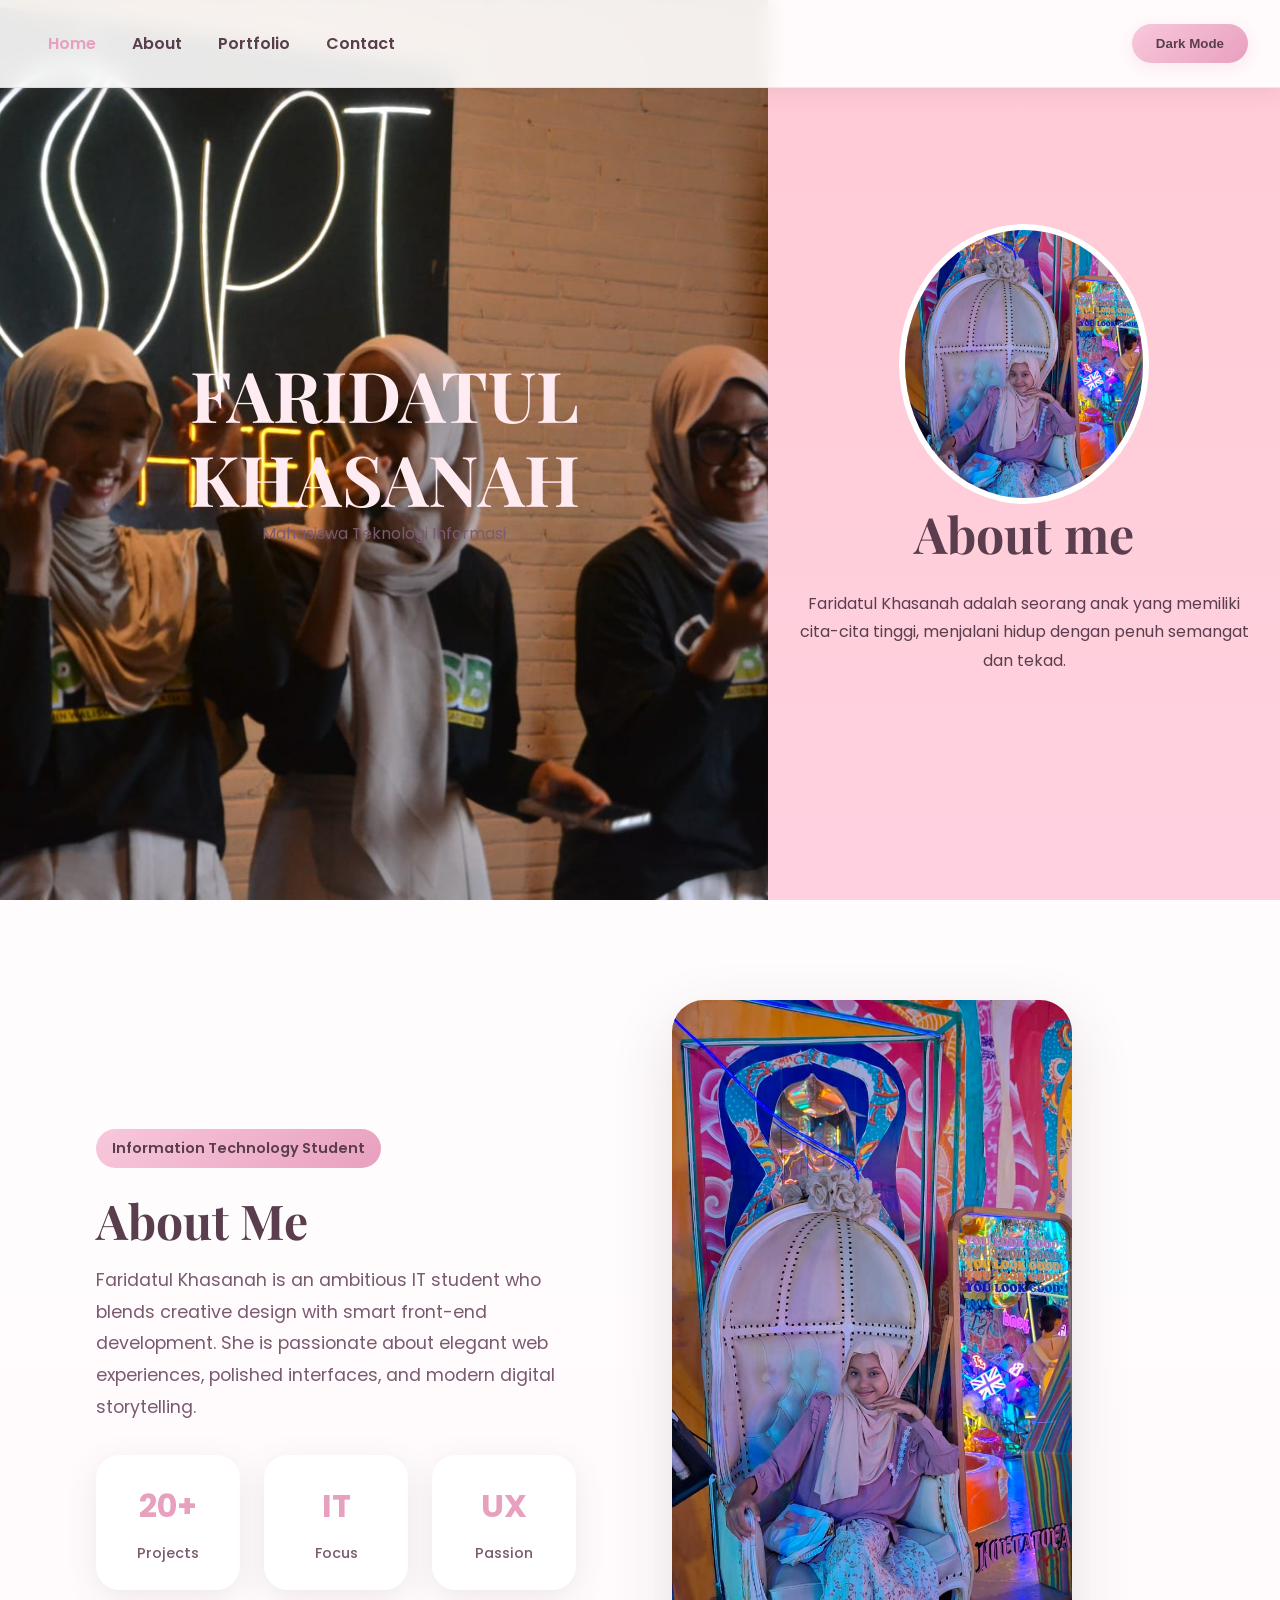
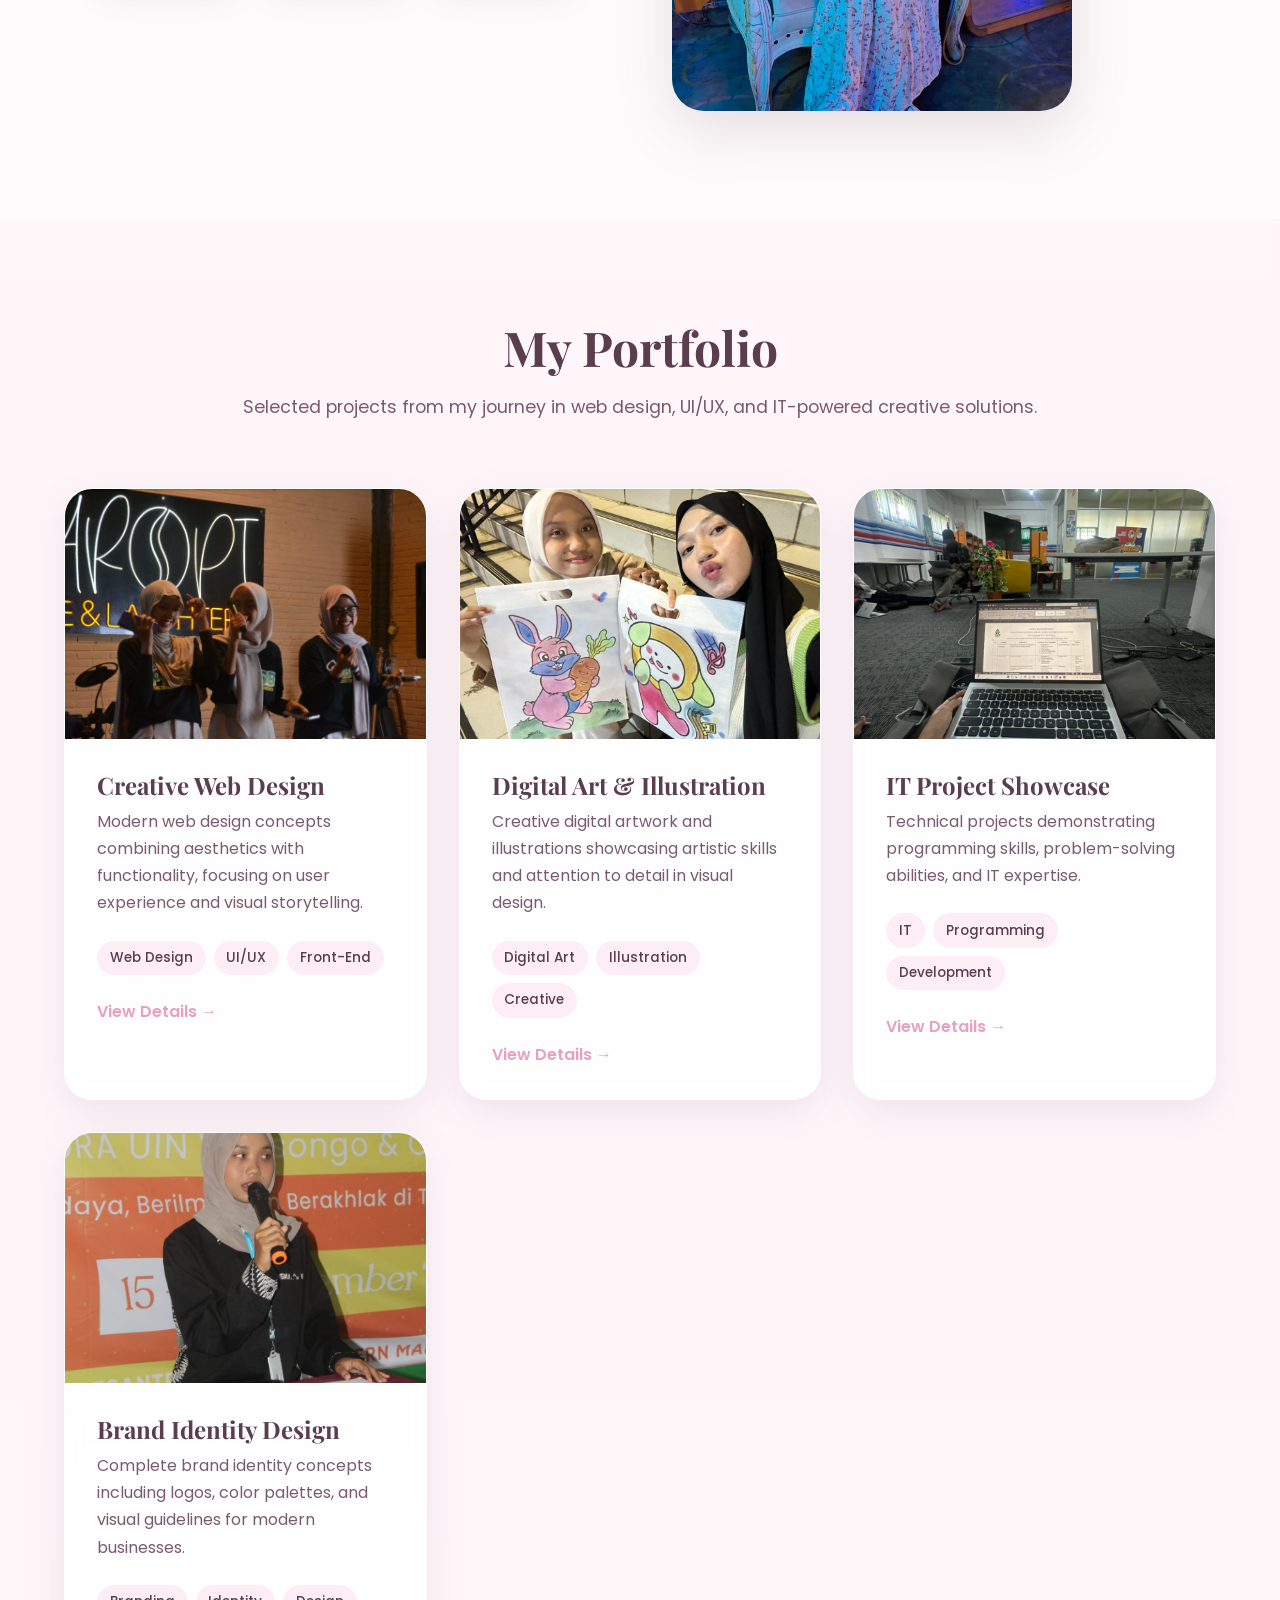
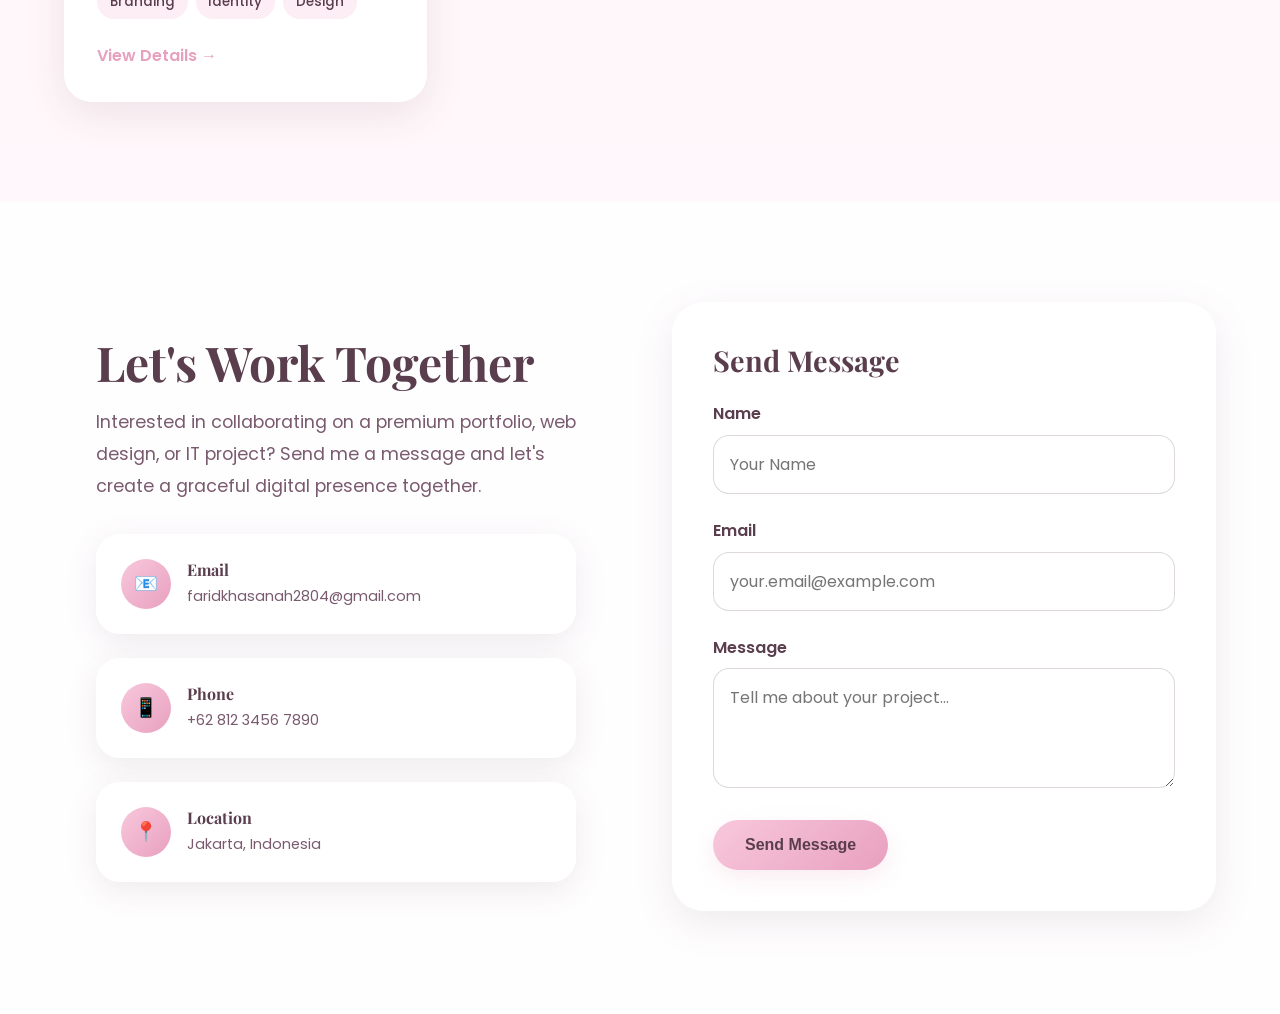
<file: index.html>
﻿<!DOCTYPE html>
<html lang="en">
<head>
    <meta charset="UTF-8">
    <meta name="viewport" content="width=device-width, initial-scale=1.0">
    <title>Profil princess</title>
    <link href="https://fonts.googleapis.com/css2?family=Poppins:wght@300;400;500;600;700&family=Playfair+Display:wght@400;700;900&display=swap" rel="stylesheet">
    <link rel="stylesheet" href="style.css">
</head>
<body>
    <!-- Navigation -->
    <nav class="navbar">
        <div class="nav-links">
            <a href="#home">Home</a>
            <a href="#about">About</a>
            <a href="#portfolio">Portfolio</a>
            <a href="#contact">Contact</a>
        </div>
        <button class="toggle-mode">Dark Mode</button>
        <div class="menu-toggle">
            <span></span>
            <span></span>
            <span></span>
        </div>
    </nav>

    <!-- HOME SECTION - PRESERVED EXACTLY AS ORIGINAL -->
    <div class="container" id="home">
        <div class="kiri">
            <div class="slider">
                <div class="slide-track">
                    <div class="slide" style="background-image: url('foto4.jpeg')"></div>
                    <div class="slide" style="background-image: url('foto2.JPG')"></div>
                    <div class="slide" style="background-image: url('foto5.jpeg')"></div>
                    <div class="slide" style="background-image: url('foto4.jpeg')"></div>
                    <div class="slide" style="background-image: url('foto2.JPG')"></div>
                    <div class="slide" style="background-image: url('foto5.jpeg')"></div>
                </div>
            </div>
            <div class="text">
                <h1>FARIDATUL</h1>
                <h1>KHASANAH</h1>
                <p>Mahasiswa Teknologi Informasi</p>
            </div>
        </div>
        <div class="kanan">
            <img src="foto1.jpg" alt="Faridatul Khasanah">
            <div class="about">
                <h2>About me</h2>
                <br>
                <p>
                    Faridatul Khasanah adalah seorang anak yang memiliki cita-cita tinggi,
                    menjalani hidup dengan penuh semangat dan tekad.
                </p>
            </div>
        </div>
    </div>

    <!-- ABOUT SECTION -->
    <section id="about" class="reveal">
        <div class="about-section">
            <div class="about-content">
                <span class="highlight">Information Technology Student</span>
                <h2>About Me</h2>
                <p>
                    Faridatul Khasanah is an ambitious IT student who blends creative design with smart front-end development.
                    She is passionate about elegant web experiences, polished interfaces, and modern digital storytelling.
                </p>
                <div class="about-stats">
                    <div class="stat-card">
                        <span class="number">20+</span>
                        <span class="label">Projects</span>
                    </div>
                    <div class="stat-card">
                        <span class="number">IT</span>
                        <span class="label">Focus</span>
                    </div>
                    <div class="stat-card">
                        <span class="number">UX</span>
                        <span class="label">Passion</span>
                    </div>
                </div>
            </div>
            <div class="about-image">
                <img src="foto1.jpg" alt="Faridatul Khasanah" class="parallax" data-rate="0.1">
            </div>
        </div>
    </section>

    <!-- PORTFOLIO SECTION -->
    <section id="portfolio" class="reveal">
        <div class="portfolio-header">
            <h2>My Portfolio</h2>
            <p>Selected projects from my journey in web design, UI/UX, and IT-powered creative solutions.</p>
        </div>
        <div class="portfolio-grid">
            <div class="project-card reveal">
                <div class="project-image" style="background-image: url('foto4.jpeg')"></div>
                <div class="project-content">
                    <h3>Creative Web Design</h3>
                    <p>Modern web design concepts combining aesthetics with functionality, focusing on user experience and visual storytelling.</p>
                    <div class="project-tags">
                        <span>Web Design</span>
                        <span>UI/UX</span>
                        <span>Front-End</span>
                    </div>
                    <a href="#contact" class="project-link">View Details →</a>
                </div>
            </div>
            <div class="project-card reveal">
                <div class="project-image" style="background-image: url('foto6.jpeg')"></div>
                <div class="project-content">
                    <h3>Digital Art & Illustration</h3>
                    <p>Creative digital artwork and illustrations showcasing artistic skills and attention to detail in visual design.</p>
                    <div class="project-tags">
                        <span>Digital Art</span>
                        <span>Illustration</span>
                        <span>Creative</span>
                    </div>
                    <a href="#contact" class="project-link">View Details →</a>
                </div>
            </div>
            <div class="project-card reveal">
                <div class="project-image" style="background-image: url('foto7.jpeg')"></div>
                <div class="project-content">
                    <h3>IT Project Showcase</h3>
                    <p>Technical projects demonstrating programming skills, problem-solving abilities, and IT expertise.</p>
                    <div class="project-tags">
                        <span>IT</span>
                        <span>Programming</span>
                        <span>Development</span>
                    </div>
                    <a href="#contact" class="project-link">View Details →</a>
                </div>
            </div>
            <div class="project-card reveal">
                <div class="project-image" style="background-image: url('foto5.jpeg')"></div>
                <div class="project-content">
                    <h3>Brand Identity Design</h3>
                    <p>Complete brand identity concepts including logos, color palettes, and visual guidelines for modern businesses.</p>
                    <div class="project-tags">
                        <span>Branding</span>
                        <span>Identity</span>
                        <span>Design</span>
                    </div>
                    <a href="#contact" class="project-link">View Details →</a>
                </div>
            </div>
        </div>
    </section>

    <!-- CONTACT SECTION -->
    <section id="contact" class="reveal">
        <div class="contact-container">
            <div class="contact-info">
                <h2>Let's Work Together</h2>
                <p>
                    Interested in collaborating on a premium portfolio, web design, or IT project?
                    Send me a message and let's create a graceful digital presence together.
                </p>
                <div class="contact-cards">
                    <div class="contact-card">
                        <div class="icon">📧</div>
                        <div class="content">
                            <h4>Email</h4>
                            <span>faridkhasanah2804@gmail.com</span>
                        </div>
                    </div>
                    <div class="contact-card">
                        <div class="icon">📱</div>
                        <div class="content">
                            <h4>Phone</h4>
                            <span>+62 812 3456 7890</span>
                        </div>
                    </div>
                    <div class="contact-card">
                        <div class="icon">📍</div>
                        <div class="content">
                            <h4>Location</h4>
                            <span>Jakarta, Indonesia</span>
                        </div>
                    </div>
                </div>
            </div>
            <div class="contact-form">
                <h3>Send Message</h3>
                <form id="contactForm">
                    <div class="form-group">
                        <label for="name">Name</label>
                        <input type="text" id="name" name="name" placeholder="Your Name" required>
                    </div>
                    <div class="form-group">
                        <label for="email">Email</label>
                        <input type="email" id="email" name="email" placeholder="your.email@example.com" required>
                    </div>
                    <div class="form-group">
                        <label for="message">Message</label>
                        <textarea id="message" name="message" placeholder="Tell me about your project..." required></textarea>
                    </div>
                    <button type="submit">Send Message</button>
                    <div id="formMessage" class="form-message"></div>
                </form>
            </div>
        </div>
    </section>

    <script src="script.js"></script>
</body>
</html>
</file>
<file: style.css>
/* ========================================
   RESET & BASE STYLES
======================================== */

* {
    box-sizing: border-box;
    margin: 0;
    padding: 0;
}

html {
    scroll-behavior: smooth;
}

body {
    font-family: 'Poppins', sans-serif;
    line-height: 1.6;
    color: #4f3240;
    background: linear-gradient(180deg, #fff5f8 0%, #ffebf2 50%, #fff7fb 100%);
}

/* ========================================
   TYPOGRAPHY
======================================== */

h1, h2, h3, h4, h5, h6 {
    font-family: 'Playfair Display', serif;
    font-weight: 700;
    line-height: 1.2;
    color: #5a3e4d;
}

p {
    color: #7a5a6f;
    line-height: 1.8;
}

a {
    text-decoration: none;
    color: inherit;
    transition: color 0.3s ease;
}

/* ========================================
   NAVIGATION
======================================== */

.navbar {
    position: fixed;
    top: 0;
    left: 0;
    width: 100%;
    z-index: 1000;
    display: flex;
    align-items: center;
    justify-content: space-between;
    padding: 1.5rem 2rem;
    background: rgba(255, 255, 255, 0.9);
    backdrop-filter: blur(10px);
    border-bottom: 1px solid rgba(90, 62, 77, 0.1);
    box-shadow: 0 4px 20px rgba(90, 62, 77, 0.1);
}

.navbar a {
    color: #5a3e4d;
    font-weight: 600;
    margin: 0 1rem;
    transition: color 0.3s ease;
}

.navbar a:hover,
.navbar a.active {
    color: #e8a0bf;
}

.navbar .toggle-mode {
    background: linear-gradient(135deg, #f8c8dc, #e8a0bf);
    color: #5a3e4d;
    border: none;
    padding: 0.75rem 1.5rem;
    border-radius: 50px;
    font-weight: 600;
    cursor: pointer;
    transition: all 0.3s ease;
    box-shadow: 0 4px 15px rgba(232, 160, 191, 0.2);
}

.navbar .toggle-mode:hover {
    transform: translateY(-2px);
    box-shadow: 0 6px 20px rgba(232, 160, 191, 0.3);
}

/* Mobile Menu */
.menu-toggle {
    display: none;
    flex-direction: column;
    cursor: pointer;
    gap: 4px;
}

.menu-toggle span {
    width: 25px;
    height: 3px;
    background: #5a3e4d;
    transition: 0.3s;
}

/* ========================================
   HERO SECTION (PRESERVED AS ORIGINAL)
======================================== */

.container {
    display: flex;
    min-height: 100vh;
}

.kiri {
    width: 60%;
    position: relative;
    overflow: hidden;
}

.slider {
    width: 100%;
    height: 100%;
}

.slide-track {
    display: flex;
    width: 600%;
    height: 100%;
    animation: scroll 15s linear infinite;
}

.slide {
    width: calc(100% / 6);
    height: 100%;
    background-size: cover;
    background-position: center;
}

.text {
    position: absolute;
    top: 50%;
    left: 50%;
    transform: translate(-50%, -50%);
    color: rgb(255, 255, 255);
    text-align: center;
}

.text h1 {
    font-size: 70px;
    margin: 0;
    font-family: 'Playfair Display', serif;
    color: #ffebf2;
}

.kanan {
    width: 40%;
    background: linear-gradient(to bottom, #FFCAD4, #FFD1E0);
    display: flex;
    flex-direction: column;
    align-items: center;
    justify-content: center;
}

.kanan img {
    width: 250px;
    height: 280px;
    border-radius: 50%;
    border: 6px solid white;
    object-fit: cover;
}

.about {
    text-align: center;
    padding: 0 20px;
}

.about h2 {
    color: #5A3E4D;
    font-size: 50px;
}

.about p {
    color: #5A3E4D;
}

/* ========================================
   ABOUT SECTION
======================================== */

#about {
    padding: 100px 5vw;
    background: rgba(255, 255, 255, 0.8);
}

.about-section {
    max-width: 1200px;
    margin: 0 auto;
    display: grid;
    grid-template-columns: 1fr 1fr;
    gap: 4rem;
    align-items: center;
}

.about-content {
    padding: 2rem;
}

.about-content h2 {
    font-size: 3rem;
    margin-bottom: 1rem;
    color: #5a3e4d;
}

.about-content .highlight {
    display: inline-block;
    background: linear-gradient(135deg, #f8c8dc, #e8a0bf);
    color: #5a3e4d;
    padding: 0.5rem 1rem;
    border-radius: 50px;
    font-size: 0.9rem;
    font-weight: 600;
    margin-bottom: 1.5rem;
}

.about-content p {
    font-size: 1.1rem;
    margin-bottom: 2rem;
}

.about-stats {
    display: grid;
    grid-template-columns: repeat(3, 1fr);
    gap: 1.5rem;
    margin-top: 2rem;
}

.stat-card {
    background: rgba(255, 255, 255, 0.9);
    border: 1px solid rgba(255, 255, 255, 0.8);
    border-radius: 24px;
    padding: 1.5rem;
    text-align: center;
    box-shadow: 0 8px 32px rgba(90, 62, 77, 0.1);
    backdrop-filter: blur(10px);
}

.stat-card .number {
    font-size: 2rem;
    font-weight: 700;
    color: #e8a0bf;
    display: block;
    margin-bottom: 0.5rem;
}

.stat-card .label {
    font-size: 0.9rem;
    color: #7a5a6f;
    font-weight: 500;
}

.about-image {
    position: relative;
}

.about-image img {
    width: 100%;
    max-width: 400px;
    height: auto;
    border-radius: 32px;
    box-shadow: 0 20px 60px rgba(90, 62, 77, 0.15);
}

/* ========================================
   PORTFOLIO SECTION
======================================== */

#portfolio {
    padding: 100px 5vw;
    background: rgba(255, 248, 251, 0.9);
}

.portfolio-header {
    max-width: 800px;
    margin: 0 auto 4rem;
    text-align: center;
}

.portfolio-header h2 {
    font-size: 3rem;
    margin-bottom: 1rem;
}

.portfolio-header p {
    font-size: 1.1rem;
    color: #7a5a6f;
}

.portfolio-grid {
    display: grid;
    grid-template-columns: repeat(auto-fit, minmax(350px, 1fr));
    gap: 2rem;
    max-width: 1200px;
    margin: 0 auto;
}

.project-card {
    background: rgba(255, 255, 255, 0.9);
    border: 1px solid rgba(255, 255, 255, 0.8);
    border-radius: 28px;
    overflow: hidden;
    box-shadow: 0 12px 40px rgba(90, 62, 77, 0.1);
    backdrop-filter: blur(10px);
    transition: all 0.3s ease;
}

.project-card:hover {
    transform: translateY(-8px);
    box-shadow: 0 20px 60px rgba(90, 62, 77, 0.15);
}

.project-image {
    height: 250px;
    background-size: cover;
    background-position: center;
    position: relative;
    overflow: hidden;
}

.project-image::before {
    content: '';
    position: absolute;
    top: 0;
    left: 0;
    right: 0;
    bottom: 0;
    background: linear-gradient(45deg, rgba(232, 160, 191, 0.1), transparent);
    opacity: 0;
    transition: opacity 0.3s ease;
}

.project-card:hover .project-image::before {
    opacity: 1;
}

.project-content {
    padding: 2rem;
}

.project-content h3 {
    font-size: 1.5rem;
    margin-bottom: 0.5rem;
    color: #5a3e4d;
}

.project-content p {
    color: #7a5a6f;
    margin-bottom: 1.5rem;
    line-height: 1.7;
}

.project-tags {
    display: flex;
    flex-wrap: wrap;
    gap: 0.5rem;
    margin-bottom: 1.5rem;
}

.project-tags span {
    background: rgba(248, 200, 220, 0.3);
    color: #5a3e4d;
    padding: 0.4rem 0.8rem;
    border-radius: 50px;
    font-size: 0.85rem;
    font-weight: 500;
}

.project-link {
    display: inline-flex;
    align-items: center;
    gap: 0.5rem;
    color: #e8a0bf;
    font-weight: 600;
    transition: color 0.3s ease;
}

.project-link:hover {
    color: #d48ba8;
}

/* ========================================
   CONTACT SECTION
======================================== */

#contact {
    padding: 100px 5vw;
    background: rgba(255, 255, 255, 0.9);
}

.contact-container {
    max-width: 1200px;
    margin: 0 auto;
    display: grid;
    grid-template-columns: 1fr 1fr;
    gap: 4rem;
    align-items: start;
}

.contact-info {
    padding: 2rem;
}

.contact-info h2 {
    font-size: 3rem;
    margin-bottom: 1rem;
}

.contact-info p {
    font-size: 1.1rem;
    margin-bottom: 2rem;
    color: #7a5a6f;
}

.contact-cards {
    display: grid;
    gap: 1.5rem;
}

.contact-card {
    display: flex;
    align-items: center;
    gap: 1rem;
    background: rgba(255, 255, 255, 0.9);
    border: 1px solid rgba(255, 255, 255, 0.8);
    border-radius: 24px;
    padding: 1.5rem;
    box-shadow: 0 8px 32px rgba(90, 62, 77, 0.1);
    backdrop-filter: blur(10px);
}

.contact-card .icon {
    width: 50px;
    height: 50px;
    background: linear-gradient(135deg, #f8c8dc, #e8a0bf);
    border-radius: 50%;
    display: flex;
    align-items: center;
    justify-content: center;
    color: #5a3e4d;
    font-size: 1.2rem;
    flex-shrink: 0;
}

.contact-card .content h4 {
    font-size: 1rem;
    color: #5a3e4d;
    margin-bottom: 0.25rem;
}

.contact-card .content span {
    color: #7a5a6f;
    font-size: 0.9rem;
}

.contact-form {
    background: rgba(255, 255, 255, 0.9);
    border: 1px solid rgba(255, 255, 255, 0.8);
    border-radius: 32px;
    padding: 2.5rem;
    box-shadow: 0 12px 40px rgba(90, 62, 77, 0.1);
    backdrop-filter: blur(10px);
}

.contact-form h3 {
    font-size: 1.8rem;
    margin-bottom: 1.5rem;
    color: #5a3e4d;
}

.contact-form .form-group {
    margin-bottom: 1.5rem;
}

.contact-form label {
    display: block;
    margin-bottom: 0.5rem;
    color: #5a3e4d;
    font-weight: 600;
}

.contact-form input,
.contact-form textarea {
    width: 100%;
    padding: 1rem;
    border: 1px solid rgba(90, 62, 77, 0.2);
    border-radius: 16px;
    background: rgba(255, 255, 255, 0.8);
    color: #5a3e4d;
    font-family: inherit;
    font-size: 1rem;
    transition: all 0.3s ease;
}

.contact-form input:focus,
.contact-form textarea:focus {
    outline: none;
    border-color: #e8a0bf;
    box-shadow: 0 0 0 3px rgba(232, 160, 191, 0.1);
}

.contact-form textarea {
    min-height: 120px;
    resize: vertical;
}

.contact-form button {
    background: linear-gradient(135deg, #f8c8dc, #e8a0bf);
    color: #5a3e4d;
    border: none;
    padding: 1rem 2rem;
    border-radius: 50px;
    font-size: 1rem;
    font-weight: 600;
    cursor: pointer;
    transition: all 0.3s ease;
    box-shadow: 0 8px 25px rgba(232, 160, 191, 0.2);
}

.contact-form button:hover {
    transform: translateY(-2px);
    box-shadow: 0 12px 35px rgba(232, 160, 191, 0.3);
}

.form-message {
    margin-top: 1rem;
    padding: 0.75rem;
    border-radius: 12px;
    text-align: center;
    font-weight: 500;
    display: none;
}

.form-message.success {
    background: rgba(232, 160, 191, 0.1);
    color: #5a3e4d;
    border: 1px solid rgba(232, 160, 191, 0.2);
}

.form-message.error {
    background: rgba(244, 67, 54, 0.1);
    color: #d32f2f;
    border: 1px solid rgba(244, 67, 54, 0.2);
}

/* ========================================
   ANIMATIONS & EFFECTS
======================================== */

.reveal {
    opacity: 0;
    transform: translateY(30px);
    transition: all 0.8s ease;
}

.reveal.show {
    opacity: 1;
    transform: translateY(0);
}

@keyframes scroll {
    0% { transform: translateX(0); }
    100% { transform: translateX(-50%); }
}

/* ========================================
   RESPONSIVE DESIGN
======================================== */

/* Tablet */
/* ========================================
   RESPONSIVE FIX
   BIAR TIDAK MENUMPUK
======================================== */

/* Tablet */
@media (max-width: 1024px) {

    .container {
        flex-direction: column;
    }

    .kiri,
    .kanan {
        width: 100%;
    }

    .kiri {
        height: 60vh;
    }

    .kanan {
        height: auto;
        padding: 3rem 2rem;
    }

    .about-section,
    .contact-container {
        grid-template-columns: 1fr;
    }

    .portfolio-grid {
        grid-template-columns: repeat(2, 1fr);
    }

    .about-stats {
        grid-template-columns: repeat(3, 1fr);
    }

    .contact-cards {
        grid-template-columns: 1fr;
    }
}

/* Mobile */
@media (max-width: 768px) {

    body {
        overflow-x: hidden;
    }

    .navbar {
        padding: 1rem;
    }

    .menu-toggle {
        display: flex;
    }

    .navbar .nav-links {
        position: absolute;
        top: 70px;
        left: 0;
        width: 100%;
        background: white;
        display: none;
        flex-direction: column;
        align-items: center;
        padding: 1rem 0;
        box-shadow: 0 10px 20px rgba(0,0,0,0.05);
        z-index: 999;
    }

    .navbar .nav-links.active {
        display: flex;
    }

    .navbar .nav-links a {
        margin: 0.8rem 0;
    }

    .container {
        flex-direction: column;
    }

    .kiri,
    .kanan {
        width: 100%;
    }

    .kiri {
        height: 50vh;
    }

    .kanan {
        height: auto;
        padding: 2rem 1.5rem;
    }

    .text {
        width: 90%;
    }

    .text h1 {
        font-size: 2.2rem;
        line-height: 1.2;
    }

    .kanan img {
        width: 180px;
        height: 180px;
    }

    .about h2 {
        font-size: 2rem;
    }

    .about p {
        font-size: 0.95rem;
    }

    #about,
    #portfolio,
    #contact {
        padding: 70px 20px;
    }

    .about-section,
    .contact-container {
        grid-template-columns: 1fr;
        gap: 2rem;
    }

    .about-content,
    .contact-info {
        padding: 0;
    }

    .about-content h2,
    .portfolio-header h2,
    .contact-info h2 {
        font-size: 2rem;
        text-align: center;
    }

    .about-content p,
    .portfolio-header p,
    .contact-info p {
        text-align: center;
    }

    .about-stats {
        grid-template-columns: 1fr;
    }

    .portfolio-grid {
        grid-template-columns: 1fr;
    }

    .project-card {
        width: 100%;
    }

    .project-image {
        height: 220px;
    }

    .project-content {
        padding: 1.5rem;
    }

    .contact-form {
        padding: 1.5rem;
    }

    .contact-form button {
        width: 100%;
    }
}

/* Small Mobile */
@media (max-width: 480px) {

    .text h1 {
        font-size: 1.8rem;
    }

    .about h2,
    .about-content h2,
    .portfolio-header h2,
    .contact-info h2 {
        font-size: 1.7rem;
    }

    .portfolio-grid {
        gap: 1.5rem;
    }

    .project-content h3 {
        font-size: 1.2rem;
    }

    .project-content p {
        font-size: 0.9rem;
    }

    .contact-card {
        flex-direction: column;
        text-align: center;
    }

    .contact-card .icon {
        margin-bottom: 0.5rem;
    }

    .stat-card {
        padding: 1rem;
    }

    .stat-card .number {
        font-size: 1.4rem;
    }

    .stat-card .label {
        font-size: 0.8rem;
    }
}
/* ========================================
   DARK MODE
======================================== */

.dark-mode {
    background: linear-gradient(180deg, #2b1e24 0%, #3f2c3a 50%, #4a2f38 100%);
    color: #f8d6e4;
}

.dark-mode .navbar {
    background: rgba(43, 30, 36, 0.95);
    border-color: rgba(255, 255, 255, 0.1);
    box-shadow: 0 4px 20px rgba(0, 0, 0, 0.3);
}

.dark-mode .navbar a {
    color: #f8d6e4;
}

.dark-mode .navbar .toggle-mode {
    background: linear-gradient(135deg, #5a3a46, #4a2f38);
    color: #f8d6e4;
}

.dark-mode .menu-toggle span {
    background: #f8d6e4;
}

.dark-mode .navbar .nav-links.active {
    background: rgba(43, 30, 36, 0.95);
}

.dark-mode h1,
.dark-mode h2,
.dark-mode h3,
.dark-mode h4,
.dark-mode h5,
.dark-mode h6 {
    color: #f8d6e4;
}

.dark-mode p {
    color: #d9b8c8;
}

.dark-mode .about-card,
.dark-mode .project-card,
.dark-mode .contact-card,
.dark-mode .contact-form,
.dark-mode .stat-card {
    background: rgba(43, 30, 36, 0.8);
    border-color: rgba(255, 255, 255, 0.1);
}

.dark-mode #about {
    background: rgba(43, 30, 36, 0.9);
}

.dark-mode #portfolio {
    background: rgba(75, 50, 60, 0.9);
}

.dark-mode #contact {
    background: rgba(43, 30, 36, 0.9);
}

.dark-mode .kanan {
    background: linear-gradient(to bottom, #2b1e24, #3f2c3a);
}

.dark-mode .contact-form input,
.dark-mode .contact-form textarea {
    background: rgba(43, 30, 36, 0.6);
    border-color: rgba(255, 255, 255, 0.1);
    color: #f8d6e4;
}

.dark-mode .contact-form input::placeholder,
.dark-mode .contact-form textarea::placeholder {
    color: #d9b8c8;
}
</file>
